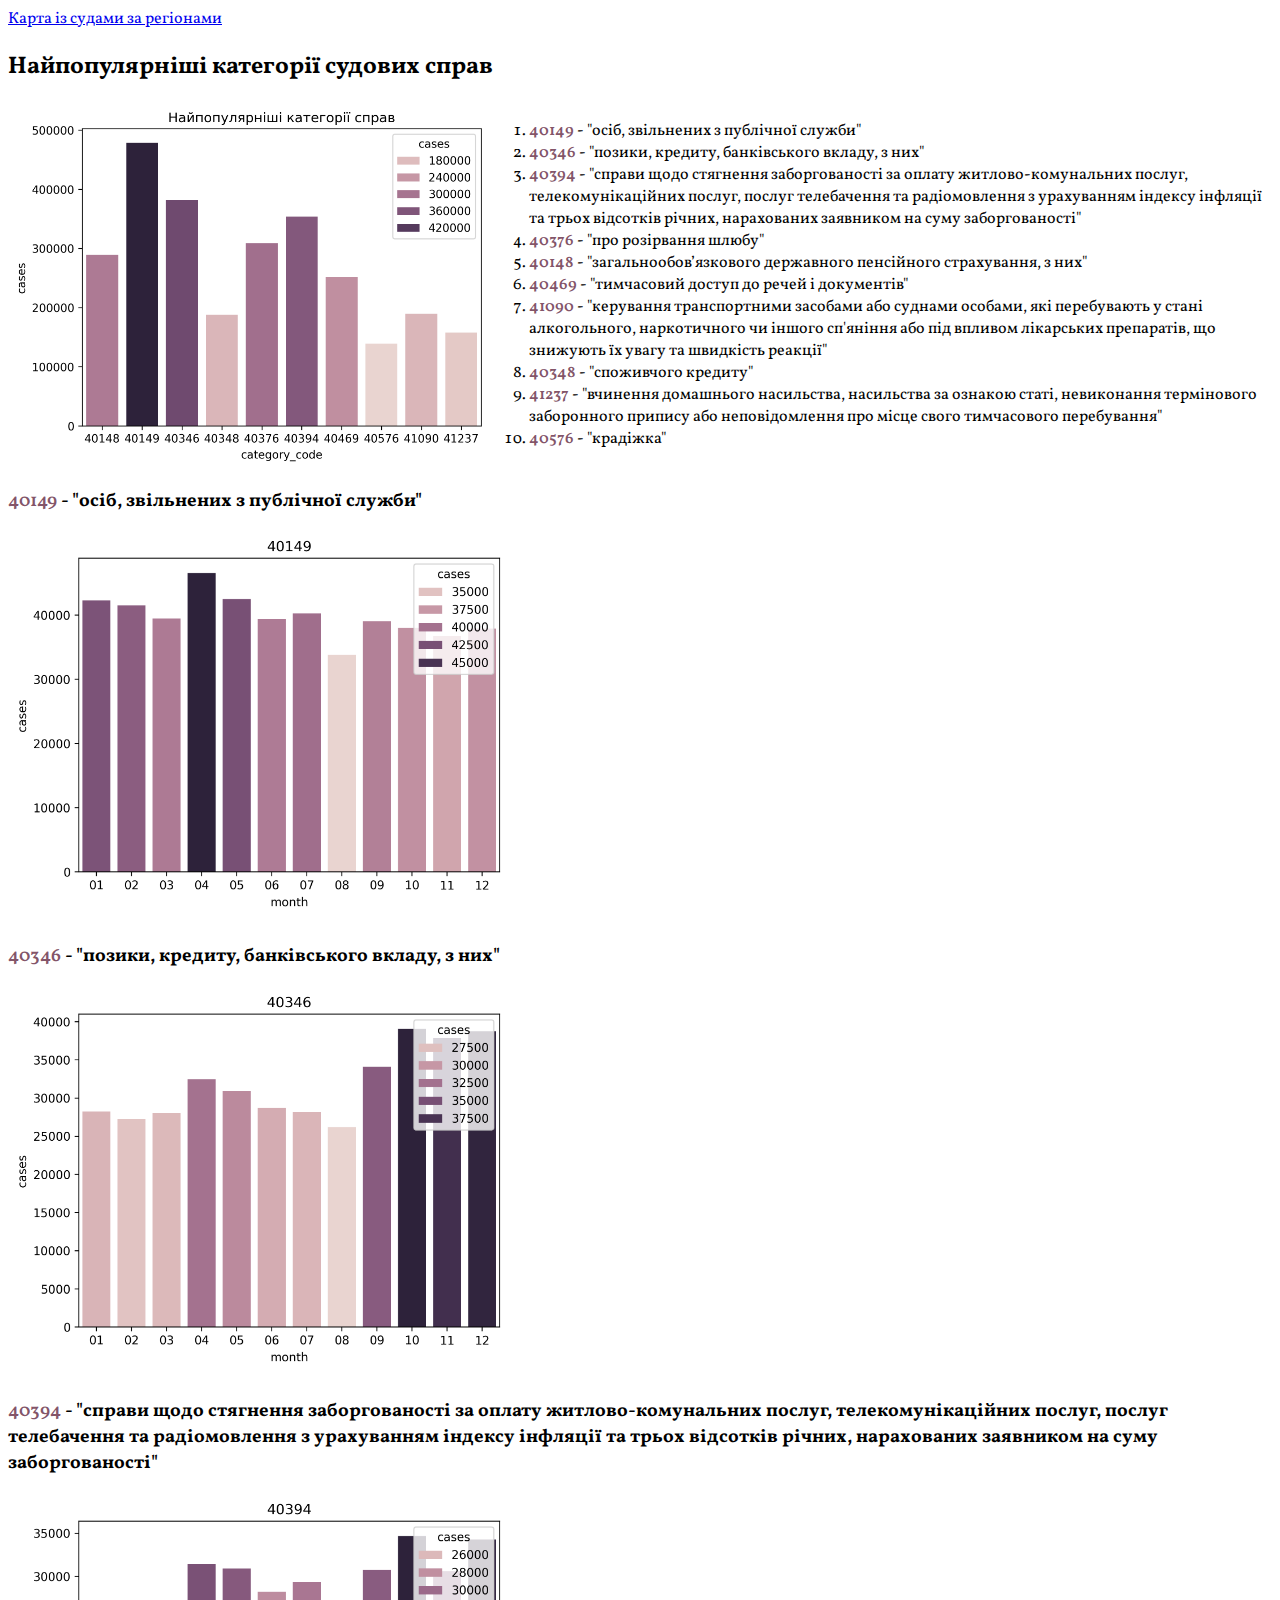
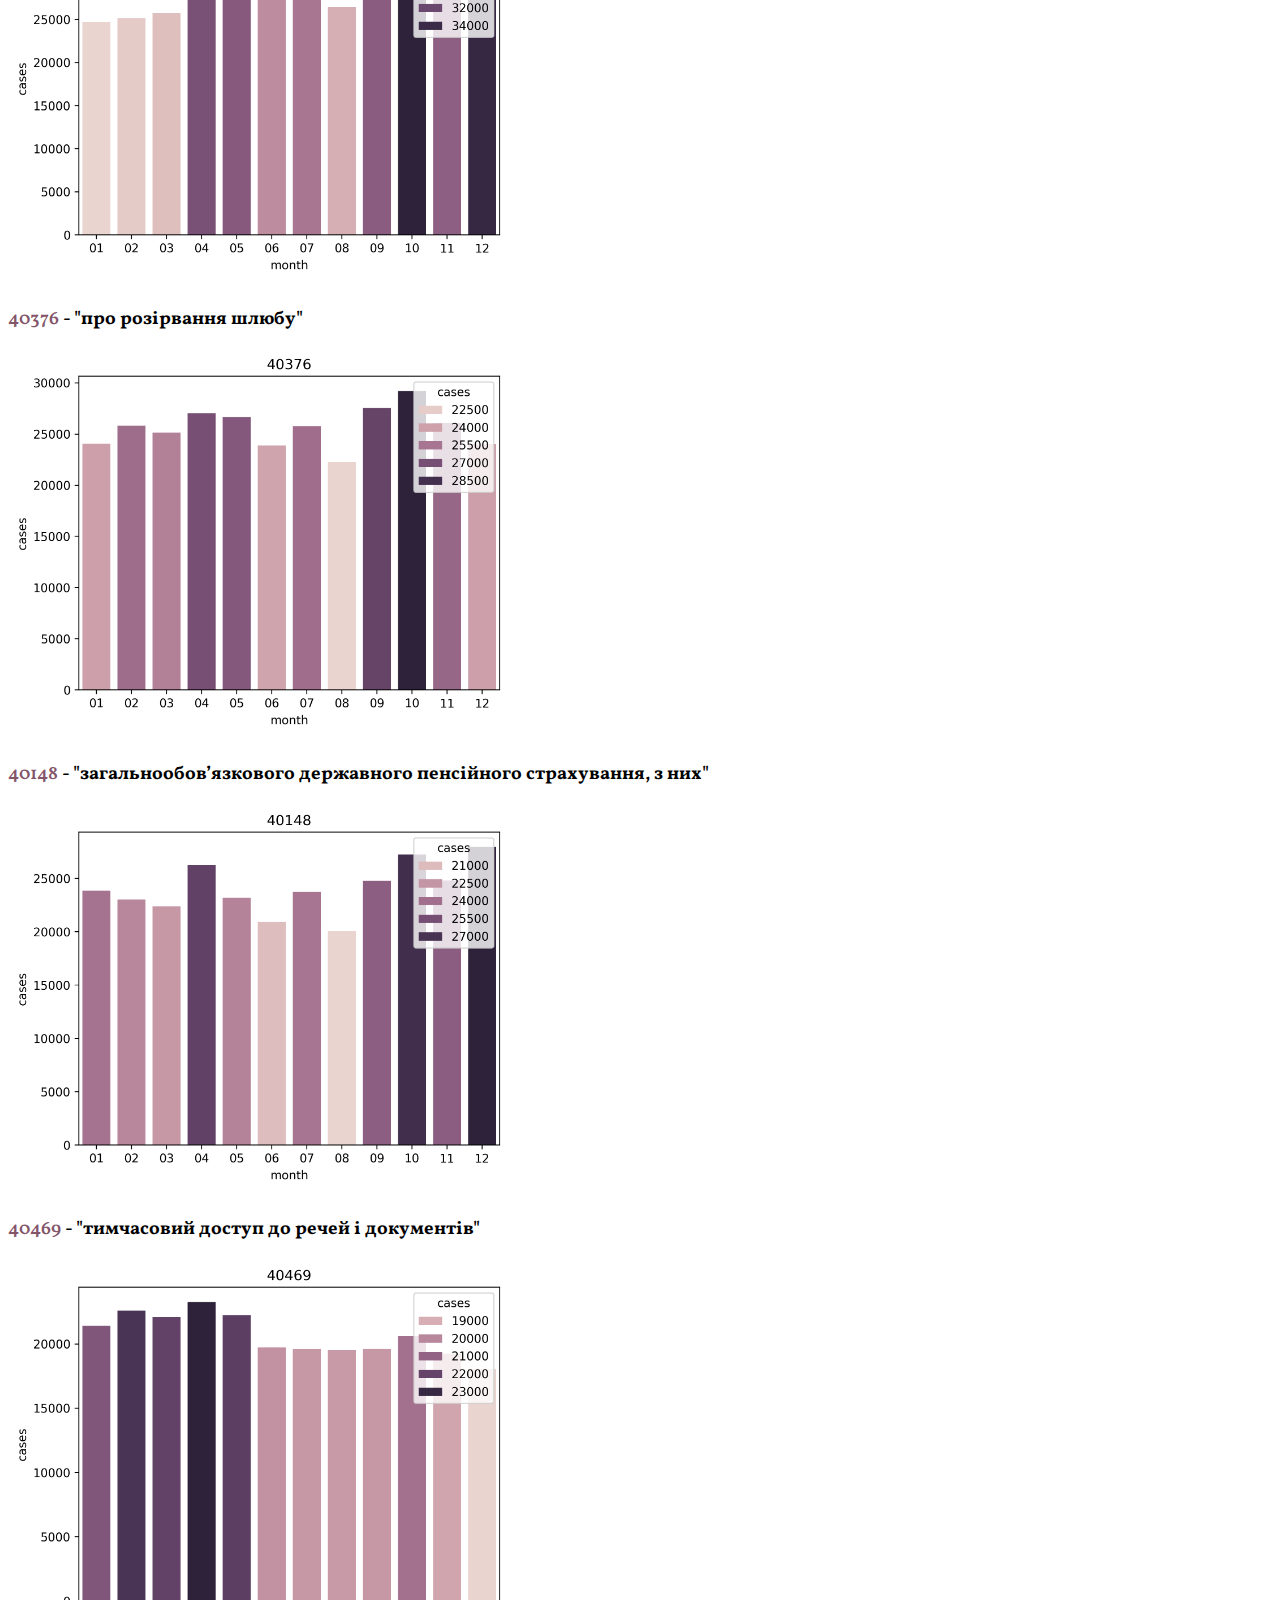
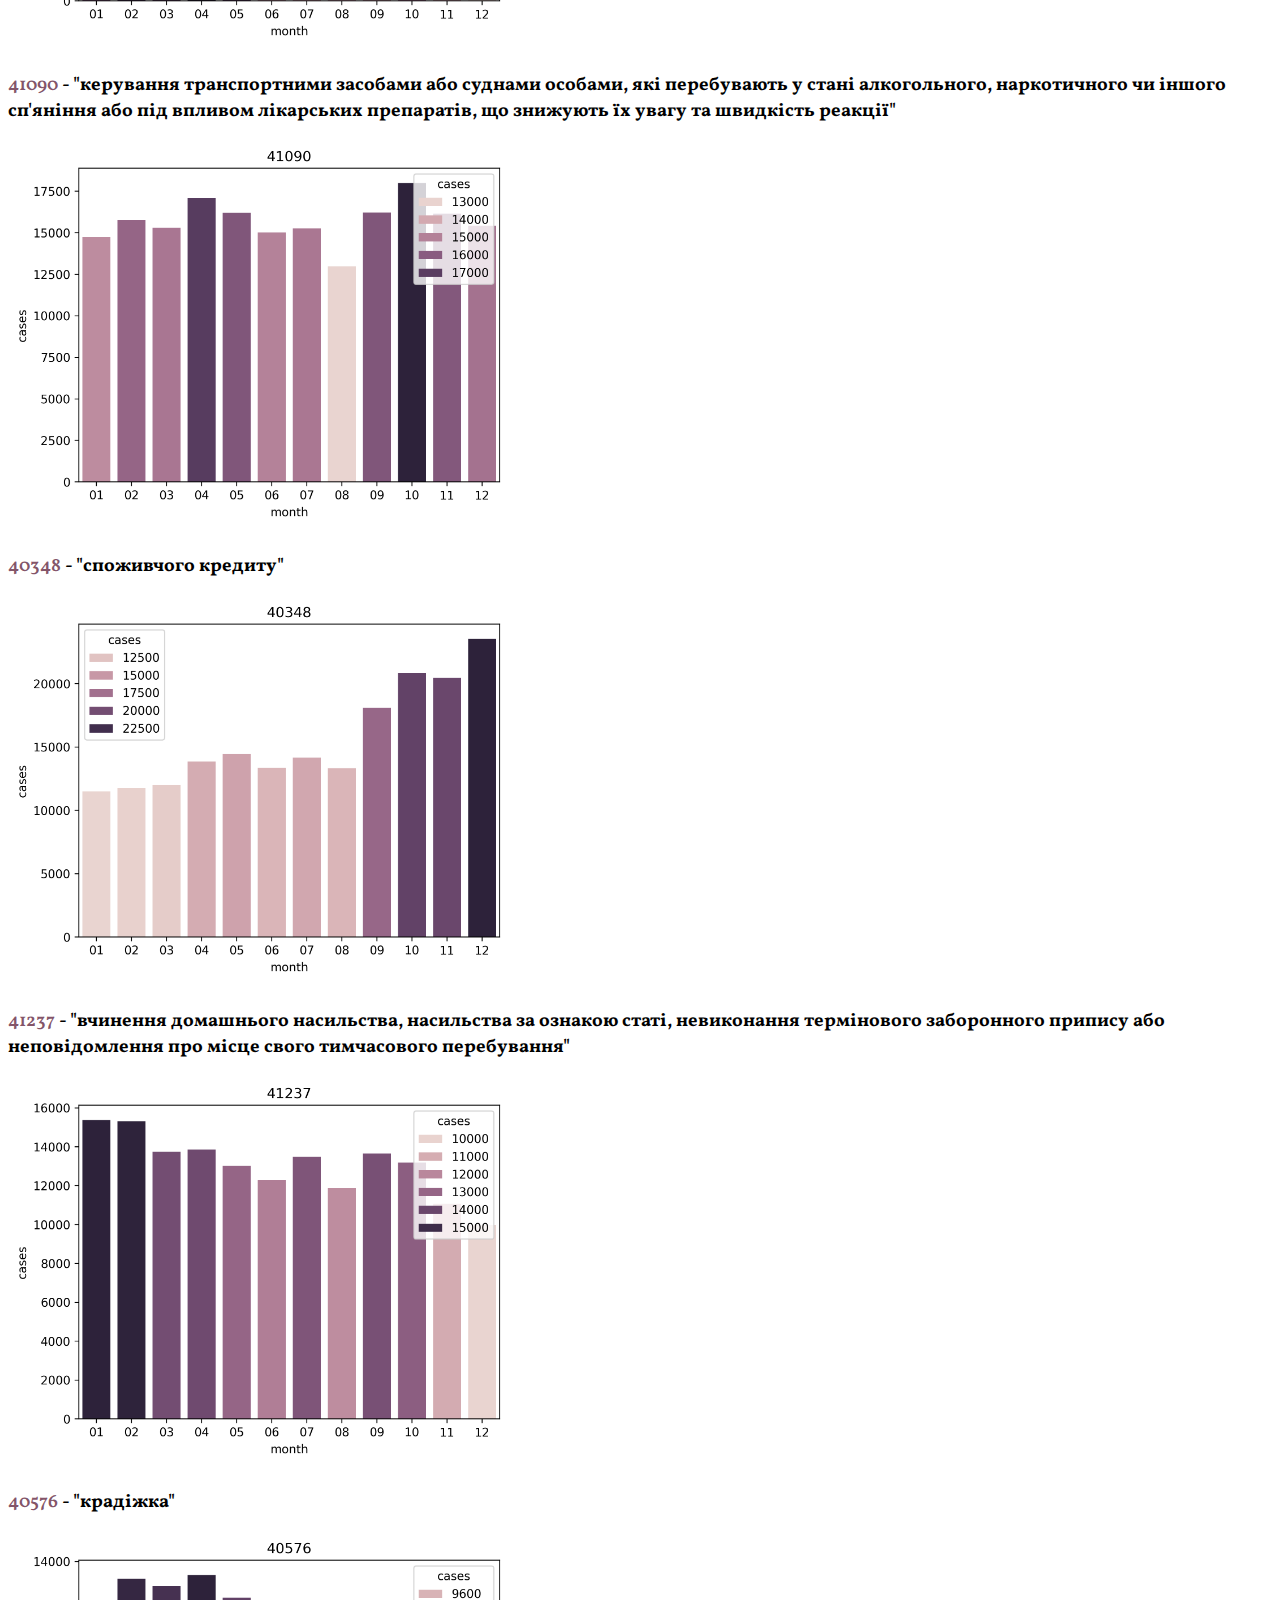
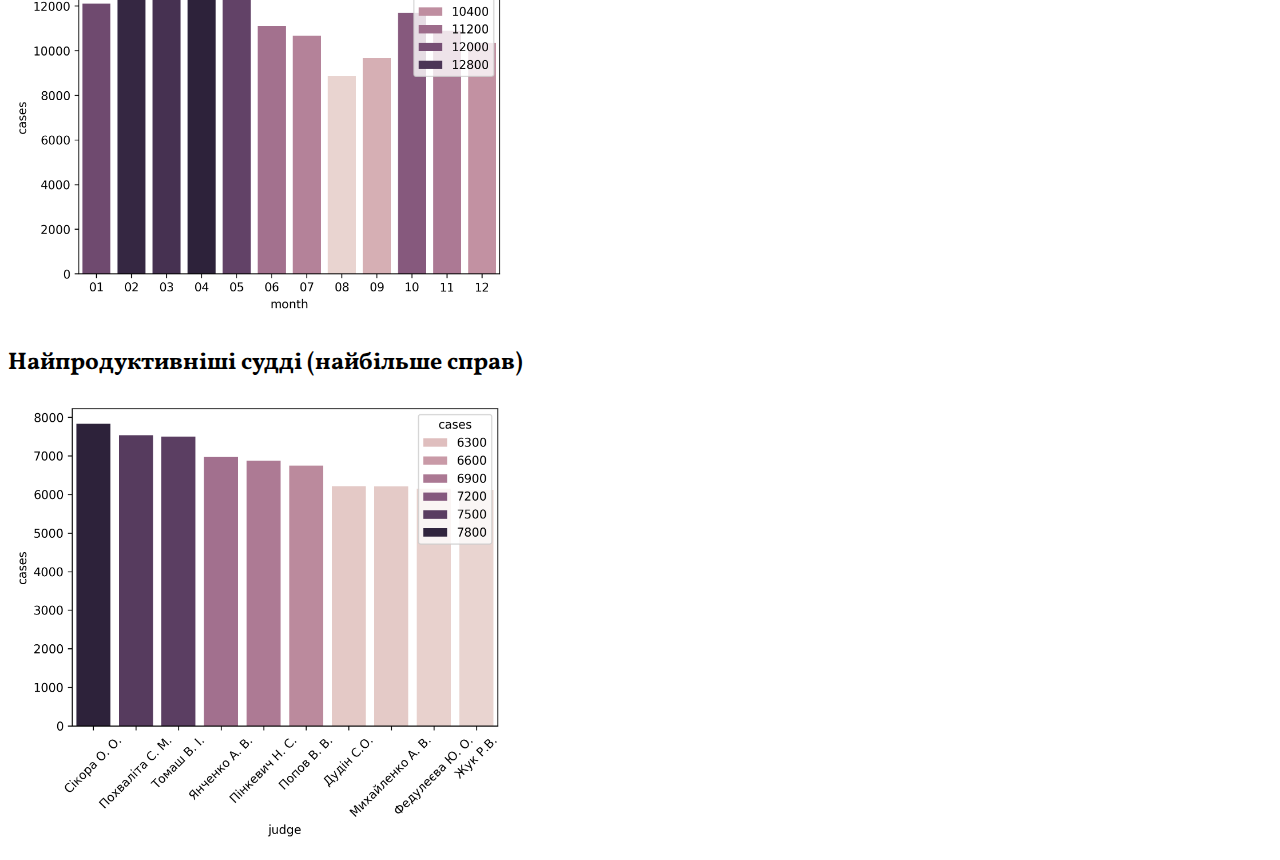
<file: index.html>
<!DOCTYPE html>
<html lang="en">
<head>
    <meta charset="UTF-8">
    <meta name="viewport" content="width=device-width, initial-scale=1.0">
    <title>Судові рішення</title>
    <link rel="stylesheet" href="./styles.css">
    <link rel="preconnect" href="https://fonts.googleapis.com">
<link rel="preconnect" href="https://fonts.gstatic.com" crossorigin>
<link href="https://fonts.googleapis.com/css2?family=Vollkorn:ital,wght@0,400..900;1,400..900&display=swap" rel="stylesheet">
</head>
<body>
    <main>
        <nav>
            <a href="./map/district_courts.html">Карта із судами за регіонами</a>
        </nav>
    </main>
    <body>
        <h2>Найпопулярніші категорії судових справ</h2>
        <div class="ctg">
            <img src="./most_pop_ctgs/categories.png" alt="popular_cases" width="500" height="365">
            <ol>
                <li><span class="bold">40149</span> - "осіб, звільнених з публічної служби"</li>
                <li><span class="bold">40346</span> - "позики, кредиту, банківського вкладу, з них"</li>
                <li><span class="bold">40394</span> - "справи щодо стягнення заборгованості за оплату житлово-комунальних послуг, телекомунікаційних послуг, послуг телебачення та радіомовлення з урахуванням індексу інфляції та трьох відсотків річних, нарахованих заявником на суму заборгованості"</li>
                <li><span class="bold">40376</span> - "про розірвання шлюбу"</li>
                <li><span class="bold">40148</span> - "загальнообов’язкового державного пенсійного страхування, з них"</li>
                <li><span class="bold">40469</span> - "тимчасовий доступ до речей і документів"</li>
                <li><span class="bold">41090</span> - "керування транспортними засобами або суднами особами, які перебувають у стані алкогольного, наркотичного чи іншого сп'яніння або під впливом лікарських препаратів, що знижують їх увагу та швидкість реакції"</li>
                <li><span class="bold">40348</span> - "споживчого кредиту"</li>
                <li><span class="bold">41237</span> - "вчинення домашнього насильства, насильства за ознакою статі, невиконання термінового заборонного припису або неповідомлення про місце свого тимчасового перебування"</li>
                <li><span class="bold">40576</span> - "крадіжка"</li>
            </ol>
        </div>
        <div>
            <div>
                <h3><span class="bold">40149</span> - "осіб, звільнених з публічної служби"</h3>
                <img src="./most_pop_ctgs/ctg_diagrams/00-40149.png" width="500" alt="40149">
            </div>
            <div>
                <h3><span class="bold">40346</span> - "позики, кредиту, банківського вкладу, з них"</h3>
                <img src="./most_pop_ctgs/ctg_diagrams/01-40346.png" width="500" alt="40346">
            </div>
            <div>
                <h3><span class="bold">40394</span> - "справи щодо стягнення заборгованості за оплату житлово-комунальних послуг, телекомунікаційних послуг, послуг телебачення та радіомовлення з урахуванням індексу інфляції та трьох відсотків річних, нарахованих заявником на суму заборгованості"</h3>
                <img src="./most_pop_ctgs/ctg_diagrams/02-40394.png" width="500" alt="40394">
            </div>
            <div>
                <h3><span class="bold">40376</span> - "про розірвання шлюбу"</h3>
                <img src="./most_pop_ctgs/ctg_diagrams/03-40376.png" width="500" alt="40376">
            </div>
            <div>
                <h3><span class="bold">40148</span> - "загальнообов’язкового державного пенсійного страхування, з них"</h3>
                <img src="./most_pop_ctgs/ctg_diagrams/04-40148.png" width="500" alt="40148">
            </div>
            <div>
                <h3><span class="bold">40469</span> - "тимчасовий доступ до речей і документів"</h3>
                <img src="./most_pop_ctgs/ctg_diagrams/05-40469.png" width="500" alt="40469">
            </div>
            <div>
                <h3><span class="bold">41090</span> - "керування транспортними засобами або суднами особами, які перебувають у стані алкогольного, наркотичного чи іншого сп'яніння або під впливом лікарських препаратів, що знижують їх увагу та швидкість реакції"</h3>
                <img src="./most_pop_ctgs/ctg_diagrams/06-41090.png" width="500" alt="41090">
            </div>
            <div>
                <h3><span class="bold">40348</span> - "споживчого кредиту"</h3>
                <img src="./most_pop_ctgs/ctg_diagrams/07-40348.png" width="500" alt="40348">
            </div>
            <div>
                <h3><span class="bold">41237</span> - "вчинення домашнього насильства, насильства за ознакою статі, невиконання термінового заборонного припису або неповідомлення про місце свого тимчасового перебування"</h3>
                <img src="./most_pop_ctgs/ctg_diagrams/08-41237.png" width="500" alt="41237">
            </div>
            <div>
                <h3><span class="bold">40576</span> - "крадіжка"</h3>
                <img src="./most_pop_ctgs/ctg_diagrams/09-40576.png" width="500" alt="40576">
            </div>
        </div>
        <h2>Найпродуктивніші судді (найбільше справ)</h2>
        <div class="div">
            <img src="./judges/judges.png" width="500" height="445">
        </div>
    </body>
</body>
</html>
</file>
<file: styles.css>
body {
    font-family: "Vollkorn", serif;
}
.ctg {
    display: flex;
}

.bold {
    font-weight: 600;
    color: #723d54df;
}
</file>
